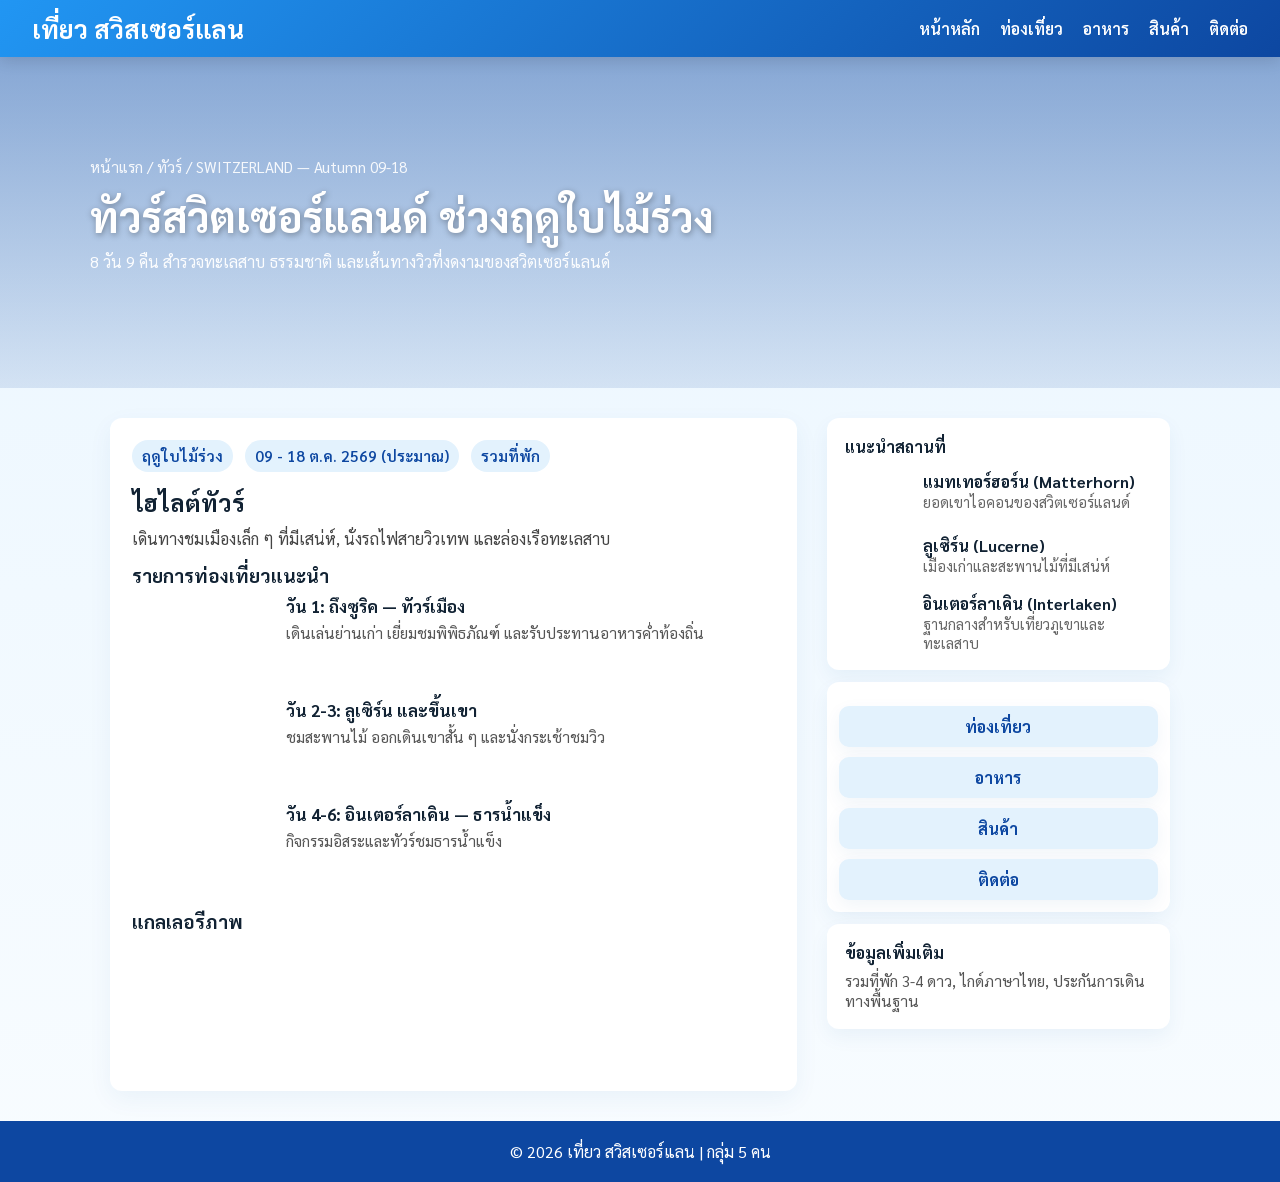
<file: feature/index.html>
<!DOCTYPE html>
<html lang="th">
<head>
    <meta charset="UTF-8">
    <meta name="viewport" content="width=device-width, initial-scale=1.0">
    <title>หน้าหลัก</title>

    <link rel="stylesheet" href="https://fonts.googleapis.com/css2?family=Sarabun:wght@300;400;600;700&display=swap">
    <style>
        *{margin:0;padding:0;box-sizing:border-box;font-family:'Sarabun',sans-serif}
        html{scroll-behavior:smooth}
        body{background:linear-gradient(to bottom,#eaf6ff,#f8fcff);color:#123;}

        .navbar{display:flex;justify-content:space-between;align-items:center;background:linear-gradient(135deg,#2196f3,#0d47a1);padding:12px 32px;position:sticky;top:0;z-index:100;box-shadow:0 4px 15px rgba(0,0,0,.12)}
        .logo{color:white;font-size:1.6rem;font-weight:700}
        .nav-links{list-style:none;display:flex;gap:20px}
        .nav-links a{color:white;text-decoration:none;font-weight:600}

        .hero{background:linear-gradient(rgba(13,71,161,.45),rgba(13,71,161,.12)),url("https://images.unsplash.com/photo-1501785888041-af3ef285b470");background-size:cover;background-position:center;color:white;padding:100px 20px}
        .hero .wrap{max-width:1100px;margin:0 auto;text-align:left}
        .breadcrumb{color:rgba(255,255,255,.9);font-size:.95rem;margin-bottom:12px}
        .hero h1{font-size:2.6rem;margin-bottom:8px;text-shadow:1px 2px 6px rgba(0,0,0,.35)}
        .hero p{font-size:1rem;margin-bottom:16px;color:rgba(255,255,255,.95)}

        .container{max-width:1100px;margin:30px auto;display:grid;grid-template-columns:2fr 1fr;gap:30px;padding:0 20px}

        .main-card{background:white;border-radius:12px;padding:22px;box-shadow:0 8px 24px rgba(3,81,156,.06)}
        .meta{display:flex;gap:12px;flex-wrap:wrap;margin-bottom:14px}
        .meta .pill{background:#e3f2fd;color:#0d47a1;padding:6px 10px;border-radius:999px;font-weight:600;font-size:.95rem}

        .itinerary{display:flex;flex-direction:column;gap:14px}
        .day{display:flex;gap:14px;align-items:flex-start}
        .day .thumb{width:140px;height:90px;border-radius:8px;background-size:cover;background-position:center;flex-shrink:0}
        .day .info h3{font-size:1.05rem;margin-bottom:6px}
        .day .info p{color:#555;font-size:.96rem}

        .gallery{display:grid;grid-template-columns:repeat(auto-fit,minmax(140px,1fr));gap:10px;margin-top:16px}
        .gallery .img{height:120px;border-radius:8px;background-size:cover;background-position:center}

        .sidebar .card{background:white;border-radius:12px;padding:18px;box-shadow:0 8px 20px rgba(3,81,156,.06)}
        .price{font-size:1.6rem;color:#0d47a1;font-weight:800;margin:8px 0}
        .book-btn{display:block;text-align:center;margin-top:12px;padding:12px 16px;background:#2196f3;color:white;border-radius:10px;text-decoration:none;font-weight:700}

        .quick-links{display:flex;flex-direction:column;gap:10px;margin-top:12px}
        .quick-links a{display:block;text-align:center;padding:10px 12px;background:#e3f2fd;color:#0d47a1;border-radius:10px;text-decoration:none;font-weight:700;box-shadow:0 6px 18px rgba(3,81,156,.06)}
        .quick-links a:hover{background:#bbdefb}

        footer{background:#0d47a1;color:white;text-align:center;padding:20px;margin-top:30px}

        @media(max-width:900px){.container{grid-template-columns:1fr}.hero{padding:70px 20px}.hero h1{font-size:1.9rem}.gallery .img{height:90px}}
    </style>
</head>
<body>

    <nav class="navbar">
        <div class="logo">เที่ยว สวิสเซอร์แลน</div>

        <ul class="nav-links">
            <li><a href="index.html">หน้าหลัก</a></li>
            <li><a href="attaction/attactions.html">ท่องเที่ยว</a></li>
            <li><a href="food/foods.html">อาหาร</a></li>
            <li><a href="good/goods.html">สินค้า</a></li>
            <li><a href="contact/contacts.html">ติดต่อ</a></li>
        </ul>
    </nav>

    <header class="hero">
        <div class="wrap">
            <div class="breadcrumb">หน้าแรก / ทัวร์ / SWITZERLAND — Autumn 09-18</div>
            <h1>ทัวร์สวิตเซอร์แลนด์ ช่วงฤดูใบไม้ร่วง</h1>
            <p>8 วัน 9 คืน สำรวจทะเลสาบ ธรรมชาติ และเส้นทางวิวที่งดงามของสวิตเซอร์แลนด์</p>
              <!-- Removed booking button -->
        </div>
    </header>

    <main class="container">
        <div class="main-card">
            <div class="meta">
                <div class="pill">ฤดูใบไม้ร่วง</div>
                <div class="pill">09 - 18 ต.ค. 2569 (ประมาณ)</div>
                <div class="pill">รวมที่พัก</div>
            </div>

            <h2 style="margin-bottom:10px">ไฮไลต์ทัวร์</h2>
            <p style="color:#444;margin-bottom:14px">เดินทางชมเมืองเล็ก ๆ ที่มีเสน่ห์, นั่งรถไฟสายวิวเทพ และล่องเรือทะเลสาบ</p>

            <h3 style="margin-top:6px;margin-bottom:8px">รายการท่องเที่ยวแนะนำ</h3>
            <div class="itinerary">
                <div class="day">
                    <div class="thumb" style="background-image:url('https://images.unsplash.com/photo-1501785888041-af3ef285b470')"></div>
                    <div class="info">
                        <h3>วัน 1: ถึงซูริค — ทัวร์เมือง</h3>
                        <p>เดินเล่นย่านเก่า เยี่ยมชมพิพิธภัณฑ์ และรับประทานอาหารค่ำท้องถิ่น</p>
                    </div>
                </div>

                <div class="day">
                    <div class="thumb" style="background-image:url('https://images.unsplash.com/photo-1508610048659-a06b669e3321')"></div>
                    <div class="info">
                        <h3>วัน 2-3: ลูเซิร์น และขึ้นเขา</h3>
                        <p>ชมสะพานไม้ ออกเดินเขาสั้น ๆ และนั่งกระเช้าชมวิว</p>
                    </div>
                </div>

                <div class="day">
                    <div class="thumb" style="background-image:url('https://images.unsplash.com/photo-1526772662000-3f88f10405ff')"></div>
                    <div class="info">
                        <h3>วัน 4-6: อินเตอร์ลาเคิน — ธารน้ำแข็ง</h3>
                        <p>กิจกรรมอิสระและทัวร์ชมธารน้ำแข็ง</p>
                    </div>
                </div>
            </div>

            <h3 style="margin-top:16px;margin-bottom:8px">แกลเลอรีภาพ</h3>
            <div class="gallery">
                <div class="img" style="background-image:url('https://images.unsplash.com/photo-1501785888041-af3ef285b470')"></div>
                <div class="img" style="background-image:url('https://images.unsplash.com/photo-1508610048659-a06b669e3321')"></div>
                <div class="img" style="background-image:url('https://images.unsplash.com/photo-1526772662000-3f88f10405ff')"></div>
                <div class="img" style="background-image:url('https://images.unsplash.com/photo-1444090542259-0af8fa96557e')"></div>
            </div>
        </div>

        <aside class="sidebar">
            <div class="card main-card">
                <h4 style="margin-bottom:8px">แนะนำสถานที่</h4>
                <div style="display:flex;flex-direction:column;gap:12px">
                    <div style="display:flex;gap:10px;align-items:center">
                        <div style="width:68px;height:52px;border-radius:8px;background-image:url('https://images.unsplash.com/photo-1501785888041-af3ef285b470');background-size:cover;background-position:center;flex-shrink:0"></div>
                        <div>
                            <div style="font-weight:700">แมทเทอร์ฮอร์น (Matterhorn)</div>
                            <div style="color:#666;font-size:.92rem">ยอดเขาไอคอนของสวิตเซอร์แลนด์</div>
                        </div>
                    </div>

                    <div style="display:flex;gap:10px;align-items:center">
                        <div style="width:68px;height:52px;border-radius:8px;background-image:url('https://images.unsplash.com/photo-1508610048659-a06b669e3321');background-size:cover;background-position:center;flex-shrink:0"></div>
                        <div>
                            <div style="font-weight:700">ลูเซิร์น (Lucerne)</div>
                            <div style="color:#666;font-size:.92rem">เมืองเก่าและสะพานไม้ที่มีเสน่ห์</div>
                        </div>
                    </div>

                    <div style="display:flex;gap:10px;align-items:center">
                        <div style="width:68px;height:52px;border-radius:8px;background-image:url('https://images.unsplash.com/photo-1526772662000-3f88f10405ff');background-size:cover;background-position:center;flex-shrink:0"></div>
                        <div>
                            <div style="font-weight:700">อินเตอร์ลาเคิน (Interlaken)</div>
                            <div style="color:#666;font-size:.92rem">ฐานกลางสำหรับเที่ยวภูเขาและทะเลสาบ</div>
                        </div>
                    </div>
                </div>
            </div>

            <div class="card main-card" style="margin-top:12px;padding:12px">
                <div class="quick-links">
                    <a href="attaction/attactions.html">ท่องเที่ยว</a>
                    <a href="food/foods.html">อาหาร</a>
                    <a href="good/goods.html">สินค้า</a>
                    <a href="contact/contacts.html">ติดต่อ</a>
                </div>
            </div>

            <div style="height:12px"></div>
            <div class="card main-card">
                <h4 style="margin-bottom:8px">ข้อมูลเพิ่มเติม</h4>
                <p style="color:#555;font-size:.95rem">รวมที่พัก 3-4 ดาว, ไกด์ภาษาไทย, ประกันการเดินทางพื้นฐาน</p>
            </div>
        </aside>
    </main>

    <footer>
        <p>© 2026 เที่ยว สวิสเซอร์แลน | กลุ่ม 5 คน</p>
    </footer>

</body>
</html>
</file>
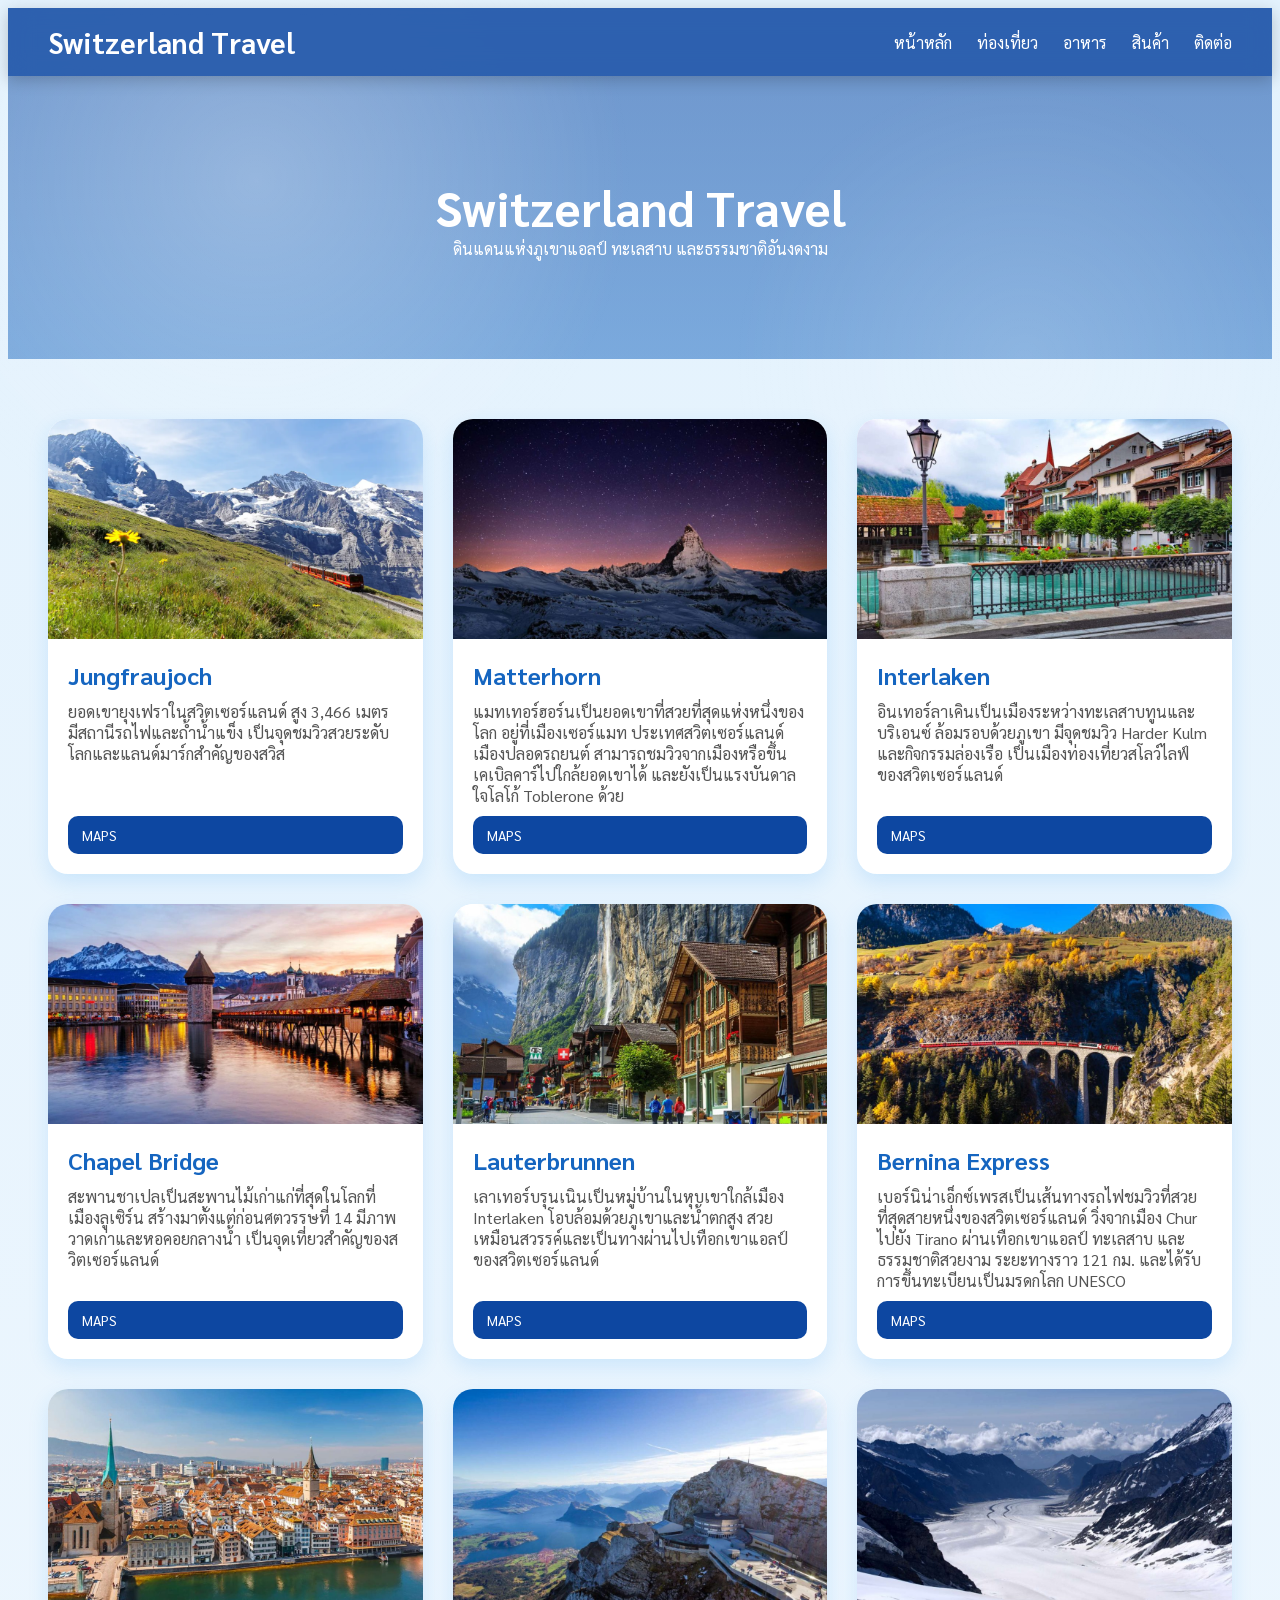
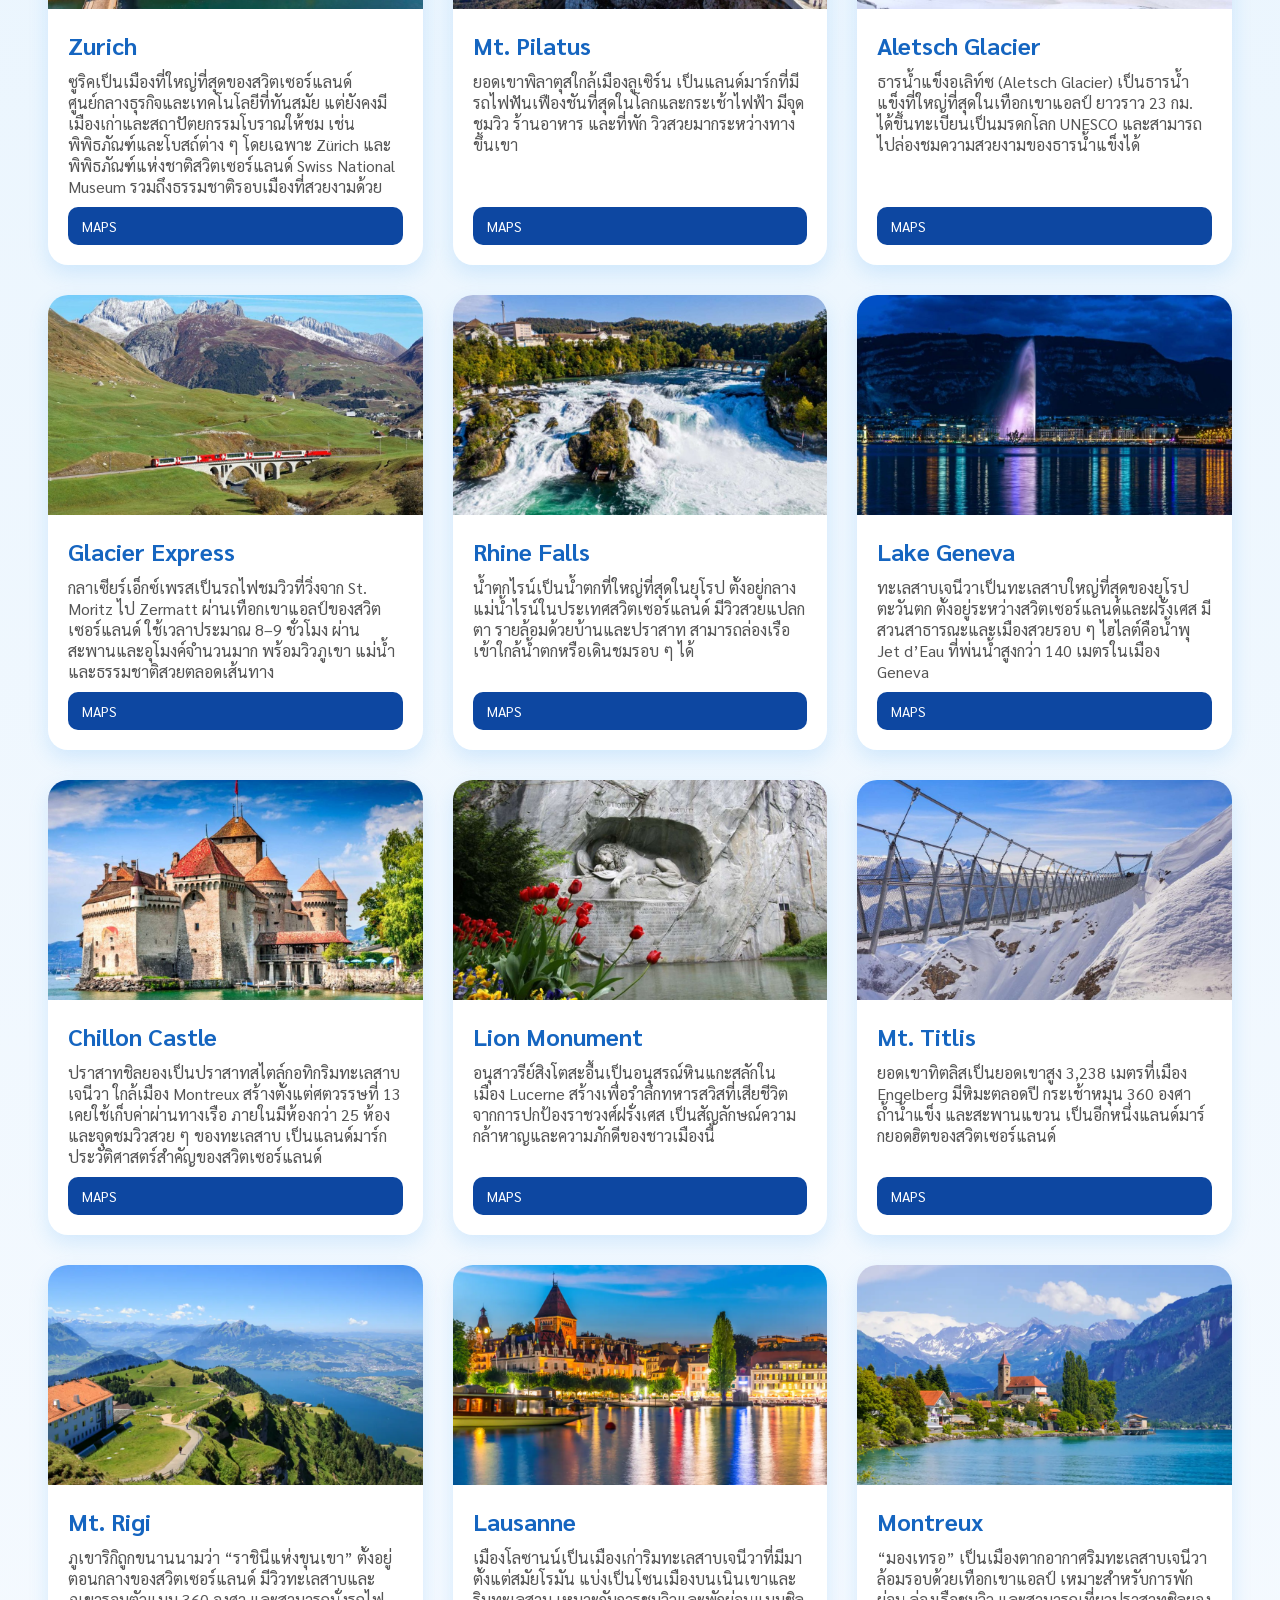
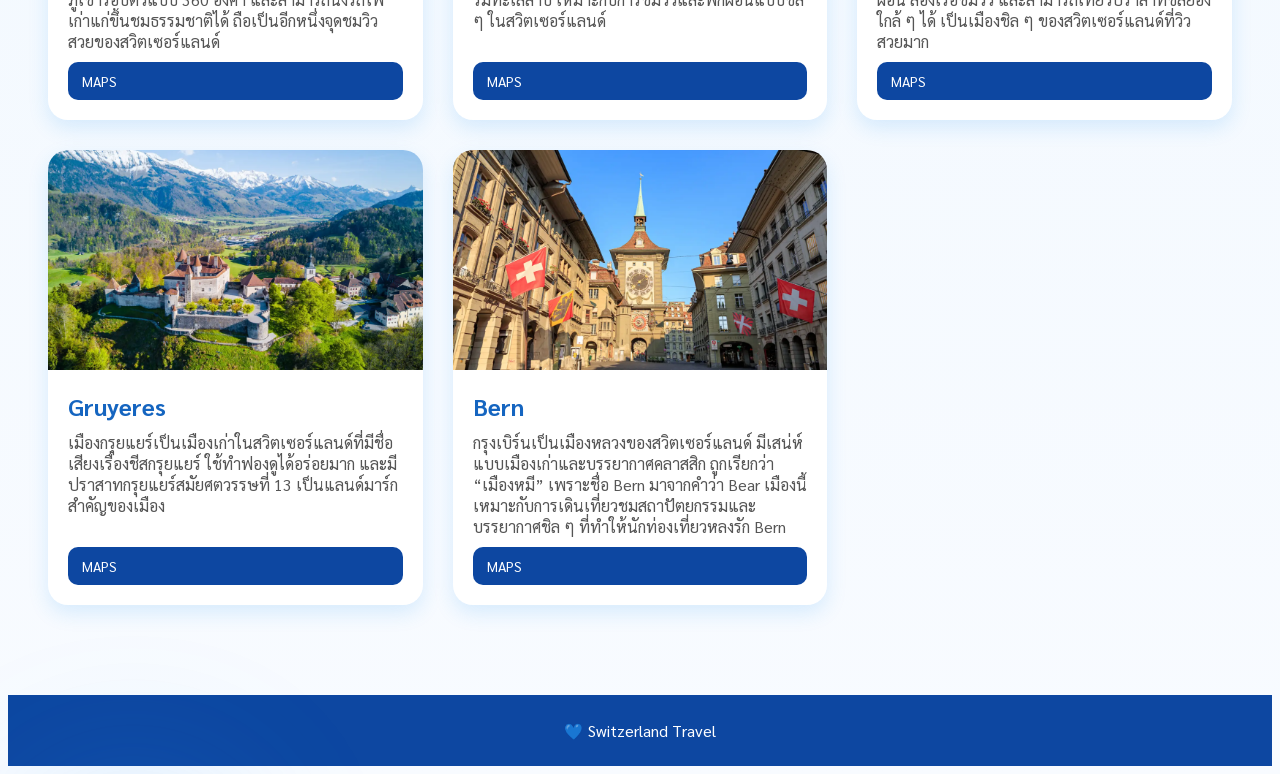
<file: feature/attaction/attactions.html>
<!DOCTYPE html>
<html lang="th">
<head>
<meta charset="UTF-8">
<meta name="viewport" content="width=device-width, initial-scale=1.0">
<title>Switzerland Travel</title>

<link rel="stylesheet" href="https://fonts.googleapis.com/css2?family=Sarabun:wght@300;400;600;700&display=swap">

<style>

.swiss-travel *{
    margin:0;
    padding:0;
    box-sizing:border-box;
    font-family:'Sarabun',sans-serif;
}

.swiss-travel{
    background:linear-gradient(to bottom,#e3f2fd,#f8fbff);
    color:#333;
}

.swiss-travel .navbar{
    display:flex;
    justify-content:space-between;
    align-items:center;
    background:linear-gradient(135deg,#2196f3,#0d47a1);
    padding:15px 40px;
    position:sticky;
    top:0;
    z-index:100;
    box-shadow:0 4px 15px rgba(0,0,0,.2);
}

.swiss-travel .logo{
    color:white;
    font-size:1.8rem;
    font-weight:700;
}

.swiss-travel .nav-links{
    list-style:none;
    display:flex;
    gap:25px;
}

.swiss-travel .nav-links a{
    color:white;
    text-decoration:none;
}

.swiss-travel .hero{
    background:
    linear-gradient(rgba(13,71,161,.55),rgba(33,150,243,.45)),
    url("https://images.unsplash.com/photo-1527668752968-14dc70a27c95");
    background-size:cover;
    background-position:center;
    color:white;
    text-align:center;
    padding:100px 20px;
}

.swiss-travel .hero h1{
    font-size:3rem;
}

.swiss-travel .cards{
    display:grid;
    grid-template-columns:repeat(auto-fit,minmax(300px,1fr));
    gap:30px;
    padding:60px 40px;
    max-width:1400px;
    margin:auto;
}

.swiss-travel .card{
    background:white;
    border-radius:20px;
    overflow:hidden;
    box-shadow:0 8px 20px rgba(33,150,243,.15);
    transition:.3s;

    display:flex;
    flex-direction:column;
}

.swiss-travel .card:hover{
    transform:translateY(-10px);
}

.swiss-travel .card-img{
    width:100%;
    height:220px;
    object-fit:cover;
}

.swiss-travel .card-body{
    padding:20px;
    display:flex;
    flex-direction:column;
    flex:1;
}

.swiss-travel .card-body h2{
    color:#1565c0;
}

.swiss-travel .card-body p{
    color:#555;
    margin:10px 0;
    flex:1;
}

.swiss-travel .btn{
    margin-top:auto;
    display:inline-block;
    padding:10px 14px;
    background:#0d47a1;
    color:white;
    text-decoration:none;
    border-radius:10px;
    font-size:14px;
    transition:.3s;
}

.swiss-travel .btn:hover{
    background:#2196f3;
}

.swiss-travel footer{
    background:#0d47a1;
    color:white;
    text-align:center;
    padding:25px;
    margin-top:30px;
}

html{
    scroll-behavior:smooth;
}

.swiss-travel{
    position:relative;
    overflow-x:hidden;
}

.swiss-travel::before{
    content:"";
    position:fixed;
    inset:0;
    background:
    radial-gradient(circle at 20% 20%,rgba(255,255,255,.25),transparent 30%),
    radial-gradient(circle at 80% 40%,rgba(255,255,255,.15),transparent 25%);
    pointer-events:none;
    z-index:0;
    animation:bgFloat 15s ease-in-out infinite;
}

@keyframes bgFloat{
    0%,100%{
        transform:translateY(0);
    }
    50%{
        transform:translateY(-30px);
    }
}

.swiss-travel .navbar{
    background:rgba(13,71,161,.85);
    backdrop-filter:blur(12px);
}

.swiss-travel .nav-links a{
    position:relative;
    transition:.3s;
}

.swiss-travel .nav-links a::after{
    content:"";
    position:absolute;
    left:0;
    bottom:-5px;
    width:0;
    height:2px;
    background:white;
    transition:.3s;
}

.swiss-travel .nav-links a:hover::after{
    width:100%;
}

.swiss-travel .hero{
    background-attachment:fixed;
}

.swiss-travel .hero h1{
    animation:heroDown 1s ease;
}

.swiss-travel .hero p{
    animation:heroUp 1.2s ease;
}

@keyframes heroDown{
    from{
        opacity:0;
        transform:translateY(-60px);
    }
    to{
        opacity:1;
        transform:translateY(0);
    }
}

@keyframes heroUp{
    from{
        opacity:0;
        transform:translateY(60px);
    }
    to{
        opacity:1;
        transform:translateY(0);
    }
}

.swiss-travel .card{
    position:relative;
    transition:.5s;
}

.swiss-travel .card:hover{
    transform:
    translateY(-15px)
    scale(1.03);
    box-shadow:
    0 25px 50px rgba(33,150,243,.25);
}

.swiss-travel .card::before{
    content:"";
    position:absolute;
    top:0;
    left:-120%;
    width:60%;
    height:100%;
    background:
    linear-gradient(
        90deg,
        transparent,
        rgba(255,255,255,.5),
        transparent
    );
    transition:.8s;
    z-index:2;
}

.swiss-travel .card:hover::before{
    left:130%;
}

.swiss-travel .card-img{
    transition:.8s;
}

.swiss-travel .card:hover .card-img{
    transform:scale(1.12);
}

.swiss-travel .card-body h2{
    transition:.3s;
}

.swiss-travel .card:hover h2{
    color:#2196f3;
}

.swiss-travel .btn{
    position:relative;
    overflow:hidden;
}

.swiss-travel .btn::before{
    content:"";
    position:absolute;
    top:0;
    left:-100%;
    width:100%;
    height:100%;
    background:
    linear-gradient(
        120deg,
        transparent,
        rgba(255,255,255,.4),
        transparent
    );
}

.swiss-travel .btn:hover::before{
    left:100%;
    transition:.7s;
}

.swiss-travel .btn:hover{
    transform:translateY(-3px);
    box-shadow:0 10px 25px rgba(33,150,243,.4);
}

.swiss-travel footer{
    position:relative;
    overflow:hidden;
}

.swiss-travel footer::before{
    content:"";
    position:absolute;
    top:0;
    left:-100%;
    width:100%;
    height:100%;
    background:
    linear-gradient(
        90deg,
        transparent,
        rgba(255,255,255,.15),
        transparent
    );
    animation:footerGlow 6s linear infinite;
}

@keyframes footerGlow{
    100%{
        left:120%;
    }
}

.reveal{
    opacity:0;
    transform:translateY(50px);
}

.reveal.show{
    opacity:1;
    transform:translateY(0);
    transition:1s;
}

@media(max-width:768px){

    .swiss-travel .navbar{
        flex-direction:column;
        gap:15px;
        padding:20px;
    }

    .swiss-travel .nav-links{
        flex-wrap:wrap;
        justify-content:center;
    }

    .swiss-travel .hero h1{
        font-size:2rem;
    }

    .swiss-travel .cards{
        padding:25px 15px;
    }

}
</style>
</head>

<body class="swiss-travel">

<nav class="navbar">
    <div class="logo">Switzerland Travel</div>

    <ul class="nav-links">
        <li><a href="../index.html">หน้าหลัก</a></li>
        <li><a href="../attaction/attactions.html">ท่องเที่ยว</a></li>
        <li><a href="../food/foods.html">อาหาร</a></li>
        <li><a href="../good/goods.html">สินค้า</a></li>
        <li><a href="../contact/contacts.html">ติดต่อ</a></li>
    </ul>
</nav>

<header class="hero">
    <h1>Switzerland Travel</h1>
    <p>ดินแดนแห่งภูเขาแอลป์ ทะเลสาบ และธรรมชาติอันงดงาม</p>
</header>

<section class="cards">

    <div class="card">
            <img class="card-img" src="mGk6d7rv-image2-1024x683.png">
            <div class="card-body">
                <h2>Jungfraujoch</h2>
                <p>ยอดเขายุงเฟราในสวิตเซอร์แลนด์ สูง 3,466 เมตร มีสถานีรถไฟและถ้ำน้ำแข็ง เป็นจุดชมวิวสวยระดับโลกและแลนด์มาร์กสำคัญของสวิส</p>
                <a class="btn" href="https://maps.app.goo.gl/AFrDkyDvjTr9EDqRA" target="_blank">MAPS</a>
            </div>
        </div>

        <div class="card">
            <img class="card-img" src="image15-1024x684.jpg">
            <div class="card-body">
                <h2>Matterhorn</h2>
                <p>แมทเทอร์ฮอร์นเป็นยอดเขาที่สวยที่สุดแห่งหนึ่งของโลก อยู่ที่เมืองเซอร์แมท ประเทศสวิตเซอร์แลนด์ เมืองปลอดรถยนต์ สามารถชมวิวจากเมืองหรือขึ้นเคเบิลคาร์ไปใกล้ยอดเขาได้ และยังเป็นแรงบันดาลใจโลโก้ Toblerone ด้วย</p>
                <a class="btn" href="https://maps.app.goo.gl/59tX1JPrs5vTrHFS8" target="_blank">MAPS</a>
            </div>
        </div>

        <div class="card">
            <img class="card-img" src="image36-1024x683.jpg">
            <div class="card-body">
                <h2>Interlaken</h2>
                <p>อินเทอร์ลาเคินเป็นเมืองระหว่างทะเลสาบทูนและบริเอนซ์ ล้อมรอบด้วยภูเขา มีจุดชมวิว Harder Kulm และกิจกรรมล่องเรือ เป็นเมืองท่องเที่ยวสโลว์ไลฟ์ของสวิตเซอร์แลนด์</p>
                <a class="btn" href="https://maps.app.goo.gl/pNJoBaBYMh2W6HiM6" target="_blank">MAPS</a>
            </div>
        </div>

        <div class="card">
            <img class="card-img" src="xsjBiQvf-image17-1024x683.jpg">
            <div class="card-body">
                <h2>Chapel Bridge</h2>
                <p>สะพานชาเปลเป็นสะพานไม้เก่าแก่ที่สุดในโลกที่เมืองลูเซิร์น สร้างมาตั้งแต่ก่อนศตวรรษที่ 14 มีภาพวาดเก่าและหอคอยกลางน้ำ เป็นจุดเที่ยวสำคัญของสวิตเซอร์แลนด์</p>
                <a class="btn" href="https://maps.app.goo.gl/kdzebMmgwv3HXvSb8" target="_blank">MAPS</a>
            </div>
        </div>

        <div class="card">
            <img class="card-img" src="jSNvDLb9-image1-1024x683.jpg">
            <div class="card-body">
                <h2>Lauterbrunnen</h2>
                <p>เลาเทอร์บรุนเนินเป็นหมู่บ้านในหุบเขาใกล้เมือง Interlaken โอบล้อมด้วยภูเขาและน้ำตกสูง สวยเหมือนสวรรค์และเป็นทางผ่านไปเทือกเขาแอลป์ของสวิตเซอร์แลนด์</p>
                <a class="btn" href="https://maps.app.goo.gl/7t9UDNqiV14X6MDV6" target="_blank">MAPS</a>
            </div>
        </div>

        <div class="card">
            <img class="card-img" src="jgkVvN3C-image31-1024x683.jpg">
            <div class="card-body">
                <h2>Bernina Express</h2>
                <p>เบอร์นิน่าเอ็กซ์เพรสเป็นเส้นทางรถไฟชมวิวที่สวยที่สุดสายหนึ่งของสวิตเซอร์แลนด์ วิ่งจากเมือง Chur ไปยัง Tirano ผ่านเทือกเขาแอลป์ ทะเลสาบ และธรรมชาติสวยงาม ระยะทางราว 121 กม. และได้รับการขึ้นทะเบียนเป็นมรดกโลก UNESCO</p>
                <a class="btn" href="https://maps.app.goo.gl/F92kiLMpTSWUV7j59" target="_blank">MAPS</a>
            </div>
        </div>

        <div class="card">
            <img class="card-img" src="uwJRmFyK-image21-1024x683.jpg">
            <div class="card-body">
                <h2>Zurich</h2>
                <p>ซูริคเป็นเมืองที่ใหญ่ที่สุดของสวิตเซอร์แลนด์ ศูนย์กลางธุรกิจและเทคโนโลยีที่ทันสมัย แต่ยังคงมีเมืองเก่าและสถาปัตยกรรมโบราณให้ชม เช่นพิพิธภัณฑ์และโบสถ์ต่าง ๆ โดยเฉพาะ Zürich และพิพิธภัณฑ์แห่งชาติสวิตเซอร์แลนด์ Swiss National Museum รวมถึงธรรมชาติรอบเมืองที่สวยงามด้วย</p>
                <a class="btn" href="https://maps.app.goo.gl/ncu3TguQ8rBvMJTLA" target="_blank">MAPS</a>
            </div>
        </div>

        <div class="card">
            <img class="card-img" src="w91krM8B-image14-1024x683.jpg">
            <div class="card-body">
                <h2>Mt. Pilatus</h2>
                <p>ยอดเขาพิลาตุสใกล้เมืองลูเซิร์น เป็นแลนด์มาร์กที่มีรถไฟฟันเฟืองชันที่สุดในโลกและกระเช้าไฟฟ้า มีจุดชมวิว ร้านอาหาร และที่พัก วิวสวยมากระหว่างทางขึ้นเขา</p>
                <a class="btn" href="https://maps.app.goo.gl/eQQLqitZCALmqfxL8" target="_blank">MAPS</a>
            </div>
        </div>

        <div class="card">
            <img class="card-img" src="image5-1024x684.jpg">
            <div class="card-body">
                <h2>Aletsch Glacier</h2>
                <p>ธารน้ำแข็งอเลิท์ซ (Aletsch Glacier) เป็นธารน้ำแข็งที่ใหญ่ที่สุดในเทือกเขาแอลป์ ยาวราว 23 กม. ได้ขึ้นทะเบียนเป็นมรดกโลก UNESCO และสามารถไปล่องชมความสวยงามของธารน้ำแข็งได้</p>
                <a class="btn" href="https://maps.app.goo.gl/NHx2FATVdZD5piDX8" target="_blank">MAPS</a>
            </div>
        </div>

        <div class="card">
            <img class="card-img" src="ou0Bkqbo-image10-1024x683.jpg">
            <div class="card-body">
                <h2>Glacier Express</h2>
                <p>กลาเซียร์เอ็กซ์เพรสเป็นรถไฟชมวิวที่วิ่งจาก St. Moritz ไป Zermatt ผ่านเทือกเขาแอลป์ของสวิตเซอร์แลนด์ ใช้เวลาประมาณ 8–9 ชั่วโมง ผ่านสะพานและอุโมงค์จำนวนมาก พร้อมวิวภูเขา แม่น้ำ และธรรมชาติสวยตลอดเส้นทาง</p>
                <a class="btn" href="https://maps.app.goo.gl/XBSbdaxP9o73rq1o8" target="_blank">MAPS</a>
            </div>
        </div>

        <div class="card">
            <img class="card-img" src="image6-1024x682.jpg">
            <div class="card-body">
                <h2>Rhine Falls</h2>
                <p>น้ำตกไรน์เป็นน้ำตกที่ใหญ่ที่สุดในยุโรป ตั้งอยู่กลางแม่น้ำไรน์ในประเทศสวิตเซอร์แลนด์ มีวิวสวยแปลกตา รายล้อมด้วยบ้านและปราสาท สามารถล่องเรือเข้าใกล้น้ำตกหรือเดินชมรอบ ๆ ได้</p>
                <a class="btn" href="https://maps.app.goo.gl/MbiUSm3TRtv35fTYA" target="_blank">MAPS</a>
            </div>
        </div>

        <div class="card">
            <img class="card-img" src="image11-1024x682.jpg">
            <div class="card-body">
                <h2>Lake Geneva</h2>
                <p>ทะเลสาบเจนีวาเป็นทะเลสาบใหญ่ที่สุดของยุโรปตะวันตก ตั้งอยู่ระหว่างสวิตเซอร์แลนด์และฝรั่งเศส มีสวนสาธารณะและเมืองสวยรอบ ๆ ไฮไลต์คือน้ำพุ Jet d’Eau ที่พ่นน้ำสูงกว่า 140 เมตรในเมือง Geneva</p>
                <a class="btn" href="https://maps.app.goo.gl/m1iz3MjqKt55otrX6" target="_blank">MAPS</a>
            </div>
        </div>

        <div class="card">
            <img class="card-img" src="image33-1024x678.jpg">
            <div class="card-body">
                <h2>Chillon Castle</h2>
                <p>ปราสาทชิลยองเป็นปราสาทสไตล์กอทิกริมทะเลสาบเจนีวา ใกล้เมือง Montreux สร้างตั้งแต่ศตวรรษที่ 13 เคยใช้เก็บค่าผ่านทางเรือ ภายในมีห้องกว่า 25 ห้องและจุดชมวิวสวย ๆ ของทะเลสาบ เป็นแลนด์มาร์กประวัติศาสตร์สำคัญของสวิตเซอร์แลนด์</p>
                <a class="btn" href="https://maps.app.goo.gl/MnNwv6szTVFhJLgM8" target="_blank">MAPS</a>
            </div>
        </div>

        <div class="card">
            <img class="card-img" src="image16-1024x586.jpg">
            <div class="card-body">
                <h2>Lion Monument</h2>
                <p>อนุสาวรีย์สิงโตสะอื้นเป็นอนุสรณ์หินแกะสลักในเมือง Lucerne สร้างเพื่อรำลึกทหารสวิสที่เสียชีวิตจากการปกป้องราชวงศ์ฝรั่งเศส เป็นสัญลักษณ์ความกล้าหาญและความภักดีของชาวเมืองนี้</p>
                <a class="btn" href="https://maps.app.goo.gl/jWUuEHwSNmPgJD739" target="_blank">MAPS</a>
            </div>
        </div>

        <div class="card">
            <img class="card-img" src="LQ8yZDVq-image8-1024x683.jpg">
            <div class="card-body">
                <h2>Mt. Titlis</h2>
                <p>ยอดเขาทิตลิสเป็นยอดเขาสูง 3,238 เมตรที่เมือง Engelberg มีหิมะตลอดปี กระเช้าหมุน 360 องศา ถ้ำน้ำแข็ง และสะพานแขวน เป็นอีกหนึ่งแลนด์มาร์กยอดฮิตของสวิตเซอร์แลนด์</p>
                <a class="btn" href="https://maps.app.goo.gl/euHh5rabMydRgqeP9" target="_blank">MAPS</a>
            </div>
        </div>

        <div class="card">
            <img class="card-img" src="image12-1024x683.png">
            <div class="card-body">
                <h2>Mt. Rigi</h2>
                <p>ภูเขาริกิถูกขนานนามว่า “ราชินีแห่งขุนเขา” ตั้งอยู่ตอนกลางของสวิตเซอร์แลนด์ มีวิวทะเลสาบและภูเขารอบตัวแบบ 360 องศา และสามารถนั่งรถไฟเก่าแก่ขึ้นชมธรรมชาติได้ ถือเป็นอีกหนึ่งจุดชมวิวสวยของสวิตเซอร์แลนด์</p>
                <a class="btn" href="https://maps.app.goo.gl/uQ74FokJtwo1AYMf8" target="_blank">MAPS</a>
            </div>
        </div>

        <div class="card">
            <img class="card-img" src="image32-1024x683.png">
            <div class="card-body">
                <h2>Lausanne</h2>
                <p>เมืองโลซานน์เป็นเมืองเก่าริมทะเลสาบเจนีวาที่มีมาตั้งแต่สมัยโรมัน แบ่งเป็นโซนเมืองบนเนินเขาและริมทะเลสาบ เหมาะกับการชมวิวและพักผ่อนแบบชิล ๆ ในสวิตเซอร์แลนด์</p>
                <a class="btn" href="https://maps.app.goo.gl/39CbHtSWd9XQLdfT8" target="_blank">MAPS</a>
            </div>
        </div>

        <div class="card">
            <img class="card-img" src="image34-1024x683.png">
            <div class="card-body">
                <h2>Montreux</h2>
                <p>“มองเทรอ” เป็นเมืองตากอากาศริมทะเลสาบเจนีวา ล้อมรอบด้วยเทือกเขาแอลป์ เหมาะสำหรับการพักผ่อน ล่องเรือชมวิว และสามารถเที่ยวปราสาทชิลยองใกล้ ๆ ได้ เป็นเมืองชิล ๆ ของสวิตเซอร์แลนด์ที่วิวสวยมาก</p>
                <a class="btn" href="https://maps.app.goo.gl/eAkcMkmsXejEmvAv5" target="_blank">MAPS</a>
            </div>
        </div>

        <div class="card">
            <img class="card-img" src="image28-1024x768.png">
            <div class="card-body">
                <h2>Gruyeres</h2>
                <p>เมืองกรุยแยร์เป็นเมืองเก่าในสวิตเซอร์แลนด์ที่มีชื่อเสียงเรื่องชีสกรุยแยร์ ใช้ทำฟองดูได้อร่อยมาก และมีปราสาทกรุยแยร์สมัยศตวรรษที่ 13 เป็นแลนด์มาร์กสำคัญของเมือง</p>
                <a class="btn" href="https://maps.app.goo.gl/z2KiTnMbEGdNxhNv6" target="_blank">MAPS</a>
            </div>
        </div>

        <div class="card">
            <img class="card-img" src="Guxr4jHV-image26-1024x683.png">
            <div class="card-body">
                <h2>Bern</h2>
                <p>กรุงเบิร์นเป็นเมืองหลวงของสวิตเซอร์แลนด์ มีเสน่ห์แบบเมืองเก่าและบรรยากาศคลาสสิก ถูกเรียกว่า “เมืองหมี” เพราะชื่อ Bern มาจากคำว่า Bear เมืองนี้เหมาะกับการเดินเที่ยวชมสถาปัตยกรรมและบรรยากาศชิล ๆ ที่ทำให้นักท่องเที่ยวหลงรัก Bern</p>
                <a class="btn" href="https://maps.app.goo.gl/6N2RcLeRQpsCSP5V9" target="_blank">MAPS</a>
            </div>
        </div>
</section>

<footer>
    💙 Switzerland Travel
</footer>
<script>

const observer = new IntersectionObserver((entries)=>{

    entries.forEach(entry=>{

        if(entry.isIntersecting){
            entry.target.classList.add("show");
        }

    });

},{
    threshold:0.1
});

document.querySelectorAll(".card").forEach(card=>{

    card.classList.add("reveal");
    observer.observe(card);

});

const glow=document.createElement("div");

glow.style.position="fixed";
glow.style.width="250px";
glow.style.height="250px";
glow.style.borderRadius="50%";
glow.style.background="rgba(33,150,243,.15)";
glow.style.filter="blur(70px)";
glow.style.pointerEvents="none";
glow.style.zIndex="1";

document.body.appendChild(glow);

document.addEventListener("mousemove",(e)=>{

    glow.style.left=(e.clientX-125)+"px";
    glow.style.top=(e.clientY-125)+"px";

});


for(let i=0;i<40;i++){

    const snow=document.createElement("div");

    snow.innerHTML="❄";

    snow.style.position="fixed";
    snow.style.left=Math.random()*100+"vw";
    snow.style.top="-50px";
    snow.style.fontSize=(Math.random()*15+10)+"px";
    snow.style.color="white";
    snow.style.opacity=Math.random();
    snow.style.pointerEvents="none";
    snow.style.zIndex="999";

    snow.style.animation=
    `snowFall ${Math.random()*10+8}s linear infinite`;

    document.body.appendChild(snow);

}

const style=document.createElement("style");

style.innerHTML=`
@keyframes snowFall{
from{
transform:translateY(-50px);
}
to{
transform:translateY(110vh);
}
}
`;

document.head.appendChild(style);

</script>
</body>
</html>
</file>
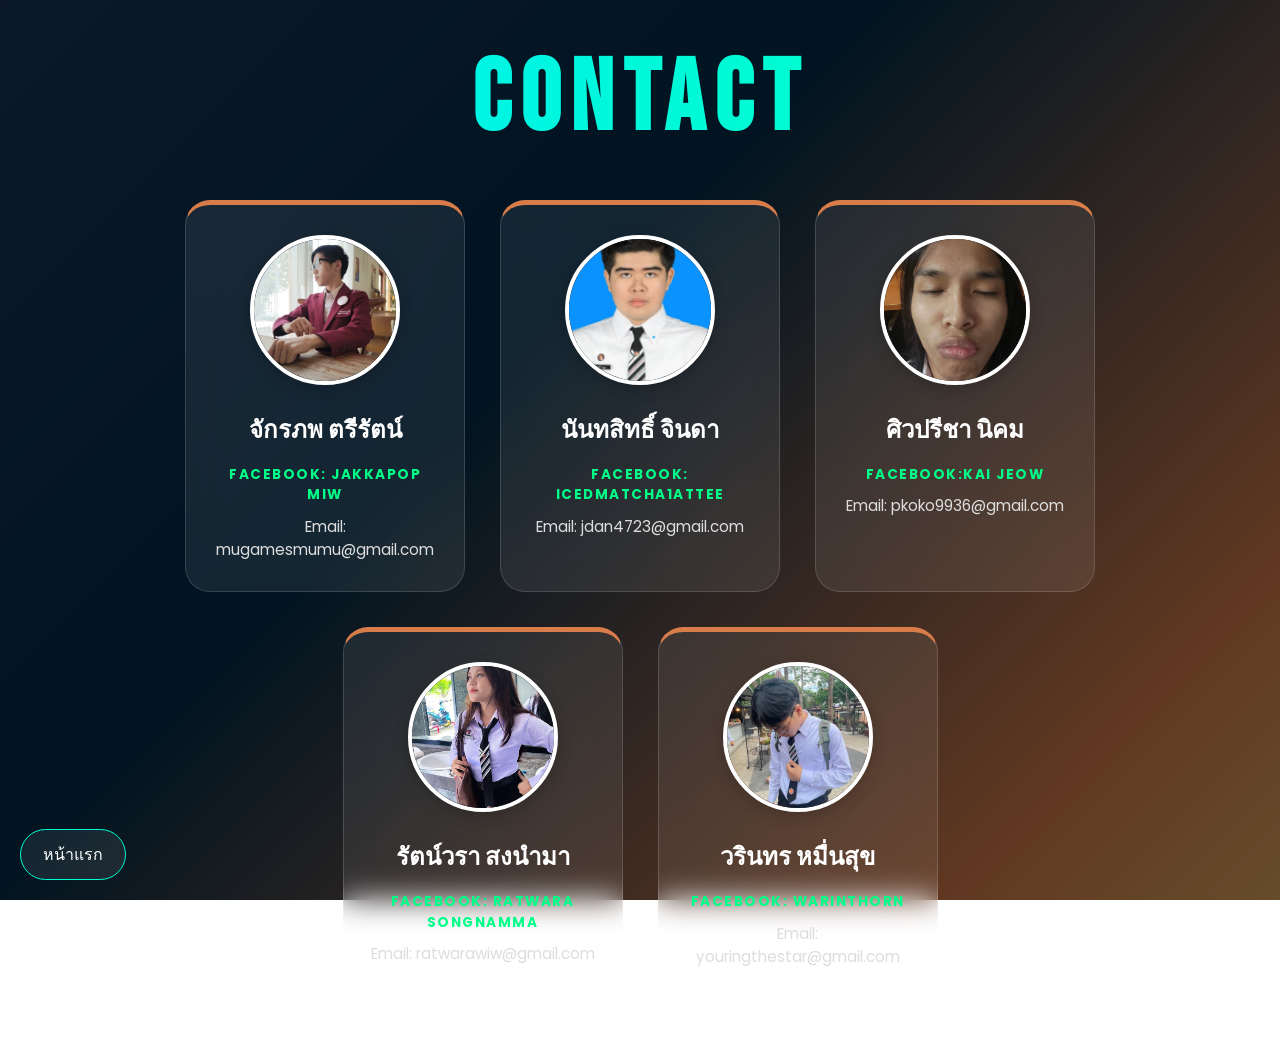
<file: feature/contact/contacts.html>
<!DOCTYPE html>
<html lang="th">
<head>
    <meta charset="UTF-8">
    <meta name="viewport" content="width=device-width, initial-scale=1.0">
    <title>Contact Team</title>
    <link @import url('https://fonts.googleapis.com/css2?family=Bebas+Neue&family=Poppins:wght@300;400;500;600;700&display=swap'); rel="stylesheet">
    <link rel="stylesheet" href="style.css">
</head>
<body>

    <h1 class="title"> Contact </h1>

    <div class="container">

        <div class="card">
            <a href="https://www.facebook.com/mugames.mu" target="_blank" class="profile-link">
                <img src="img/person1.jpg" alt="จักรภพ ตรีรัตน์">
                <h2>จักรภพ ตรีรัตน์</h2>
            </a>
            <p class="role">Facebook: Jakkapop Miw</p>
            <p>Email: mugamesmumu@gmail.com</p>
        </div>

        <div class="card">
            <a href="https://www.facebook.com/nantasit.jinda" target="_blank" class="profile-link">
                <img src="img/person2.jpg" alt="นันทสิทธิ์ จินดา">
                <h2>นันทสิทธิ์ จินดา</h2>
            </a>
            <p class="role">Facebook: icedmatcha1attee</p>
            <p>Email: jdan4723@gmail.com</p>
        </div>

        <div class="card">
            <a href="https://www.facebook.com/kai.jeow.155965?locale=th_TH" target="_blank" class="profile-link">
                <img src="img/person3.jpg" alt="ศิวปรีชา นิคม">
                <h2>ศิวปรีชา นิคม</h2>
            </a>
            <p class="role">Facebook:Kai Jeow</p>
            <p>Email: pkoko9936@gmail.com</p>
        </div>

        <div class="card">
            <a href="https://www.facebook.com/ratwara.songnamma?locale=th_TH" target="_blank" class="profile-link">
                <img src="img/person4.jpg" alt="รัตน์วรา สงนำมา">
                <h2>รัตน์วรา สงนำมา</h2>
            </a>
            <p class="role">Facebook: Ratwara Songnamma</p>
            <p>Email: ratwarawiw@gmail.com</p>
        </div>

        <div class="card">
            <a href="https://www.facebook.com/M.Warinthon?rdid=X6j4x6hHp9C2Boru&share_url=https%3A%2F%2Fwww.facebook.com%2Fshare%2F1Dr8rfEozh#" target="_blank" class="profile-link">
                <img src="img/person5.jpg" alt="วรินทร หมื่นสุข">
                <h2>วรินทร หมื่นสุข</h2>
            </a>
            <p class="role">Facebook: Warinthorn</p>
            <p>Email: youringthestar@gmail.com</p>
        </div>

    </div>

    <a href="../index.html" class="bottom-home">หน้าแรก</a>

</body>
</html>
</file>
<file: feature/contact/style.css>
@import url('https://fonts.googleapis.com/css2?family=Bebas+Neue&family=Poppins:wght@300;400;500;600;700&display=swap');



* {

    margin: 0;

    padding: 0;

    box-sizing: border-box;

}



body {

    min-height: 100vh;

    background:

        linear-gradient(rgba(0, 0, 0, 0.55), rgba(0, 0, 0, 0.55)), 

        linear-gradient(135deg, #1a365d 0%, #002b49 40%, #d87d4a 85%, #e1a95f 100%);

   

    background-size: cover;

    background-position: center;

    background-attachment: fixed;

   

    font-family: 'Poppins', sans-serif;

    padding-bottom: 60px; 

}


.title {

    text-align: center;

    font-family: 'Bebas Neue', sans-serif;

    font-size: 100px;

    letter-spacing: 10px;

    margin: 40px 0;

    background: linear-gradient(

        90deg,

        #00eaff, 

        #00ffc8, 

        #e1a95f, 

        #d87d4a, 

        #00eaff

    );

    background-size: 300%;



    -webkit-background-clip: text;
    background-clip: text;

    -webkit-text-fill-color: transparent;

    animation: glow 5s linear infinite;

}



@keyframes glow {

    from { background-position: 0%; }

    to { background-position: 300%; }

}



/* กล่องการ์ดกลุ่ม */

.container {

    display: flex;

    justify-content: center;

    flex-wrap: wrap;

    gap: 35px;

    width: 90%;

    margin: auto;

}



/* 📋 ตัวการ์ดสไตล์กระจกฝ้าออสเตรเลีย (Glassmorphism) */

.card {

    width: 280px;

    padding: 30px 25px;

    border-radius: 25px;

   

    /* สไตล์กระจกฝ้าหรูหรา */

    background: rgba(255, 255, 255, 0.08);

    backdrop-filter: blur(15px);

    -webkit-backdrop-filter: blur(15px);

    border: 1px solid rgba(255, 255, 255, 0.15);

   

    /* ดึงขอบบนหนาโทนสีส้มอิฐสไตล์ Outback มาใช้ร่วมด้วย */

    border-top: 5px solid #d87d4a;



    text-align: center;

    color: white;

    transition: transform 0.4s cubic-bezier(0.175, 0.885, 0.32, 1.275), box-shadow 0.4s ease, background 0.4s;

}



/* เอฟเฟกต์เมื่อเอาเมาส์มาวางบนตัวการ์ด */

.card:hover {

    transform: translateY(-15px) scale(1.03);

    background: rgba(255, 255, 255, 0.15); /* สว่างขึ้นตอนจ้องมอง */

   

    /* แสงนีออนออร่ารอบการ์ด สะท้อนเฉดสีฟ้าน้ำทะเลประกายส้มทอง */

    box-shadow:

        0 0 15px rgba(0, 234, 255, 0.3),

        0 0 30px rgba(225, 169, 95, 0.3),

        0 15px 35px rgba(0, 0, 0, 0.4);

}



/* 🖼️ รูปโปรไฟล์วงกลม */

.card img {

    width: 150px; /* ปรับขนาดสมดุลกับความกว้าง 280px */

    height: 150px;

    object-fit: cover;

    border-radius: 50%;

    border: 4px solid white;

    box-shadow: 0 4px 15px rgba(0,0,0,0.2);

    transition: transform 0.4s ease, box-shadow 0.4s ease;

}



/* เมื่อเอาเมาส์วางบนการ์ด รูปภาพจะหมุนและขยายมีออร่า */

.card:hover img {

    transform: scale(1.06) rotate(3deg);

    box-shadow:

        0 0 20px #00ffbf,

        0 0 40px rgba(225, 169, 95, 0.6);

}



/* ⚡️ เอฟเฟกต์เมื่อสัมผัสและกดที่ชื่อ (Name Hover & Active Effect) ⚡️ */

.card h2 {

    margin-top: 18px;

    font-size: 24px;

    color: #ffffff;

    cursor: pointer;

    display: inline-block;

    position: relative;

    transition: color 0.2s ease, transform 0.1s ease;

}



/* ขีดเส้นใต้สไตล์คุณ (แต่ปรับแอนิเมชันให้เสถียรและใช้สีเขียวยูคาลิปตัสนีออน) */

.card h2::after {

    content: '';

    display: block;

    width: 0; /* เริ่มต้นจาก 0 */

    height: 3px;

    background: #00ffc8;

    margin: 8px auto 0 auto;

    transition: width 0.3s ease; /* เส้นจะวิ่งยืดออกมาด้านข้างสวยงาม */

}



/* เมื่อเมาส์ชี้ไปที่ชื่อ: ชื่อเปลี่ยนเป็นสีทอง + เส้นใต้ขยายออก */

.card h2:hover {

    color: #e1a95f;

}



.card h2:hover::after {

    width: 100%; /* เส้นใต้ยาวเต็มตัวอักษร */

}



/* เอฟเฟกต์เสริม: เมื่อ "คลิกค้าง" ที่ชื่อ ตัวอักษรจะยุบลงไปเหมือนกดปุ่ม */

.card h2:active {

    transform: scale(0.9);

    color: #d87d4a; /* กลายเป็นสีส้มอิฐตอนกด */

}



/* รายละเอียดข้อความ */

.card p {

    margin-top: 10px;

    font-size: 0.95rem;

    color: #dddddd;

    line-height: 1.5;

}



/* คลาสจัดสีตำแหน่งเฉพาะตัว (เขียวป่ายูคาลิปตัสสว่างเพื่อให้เห็นชัดบนการ์ดมืด) */

.card .role {

    font-weight: 700;

    color: #00ff88;

    font-size: 0.85rem;

    text-transform: uppercase;

    letter-spacing: 1.5px;

    margin-top: 5px;

}



/* ปุ่มหน้าแรก (สไตล์กระจกวิบวับเข้าชุด) */

.bottom-home {

    position: fixed;

    bottom: 20px;

    left: 20px;

    padding: 12px 22px;

    border-radius: 50px;

    text-decoration: none;

    color: white;

    background: rgba(255, 255, 255, 0.08);

    backdrop-filter: blur(5px);

    -webkit-backdrop-filter: blur(5px);

    border: 1px solid #00ffd5;

    transition: .3s;

    font-weight: 500;

}



.bottom-home:hover {

    background: #00ff9d;

    color: black;

    box-shadow:

        0 0 20px #00ffb3,

        0 0 40px #00ffea;

    transform: scale(1.05);

}
</file>
